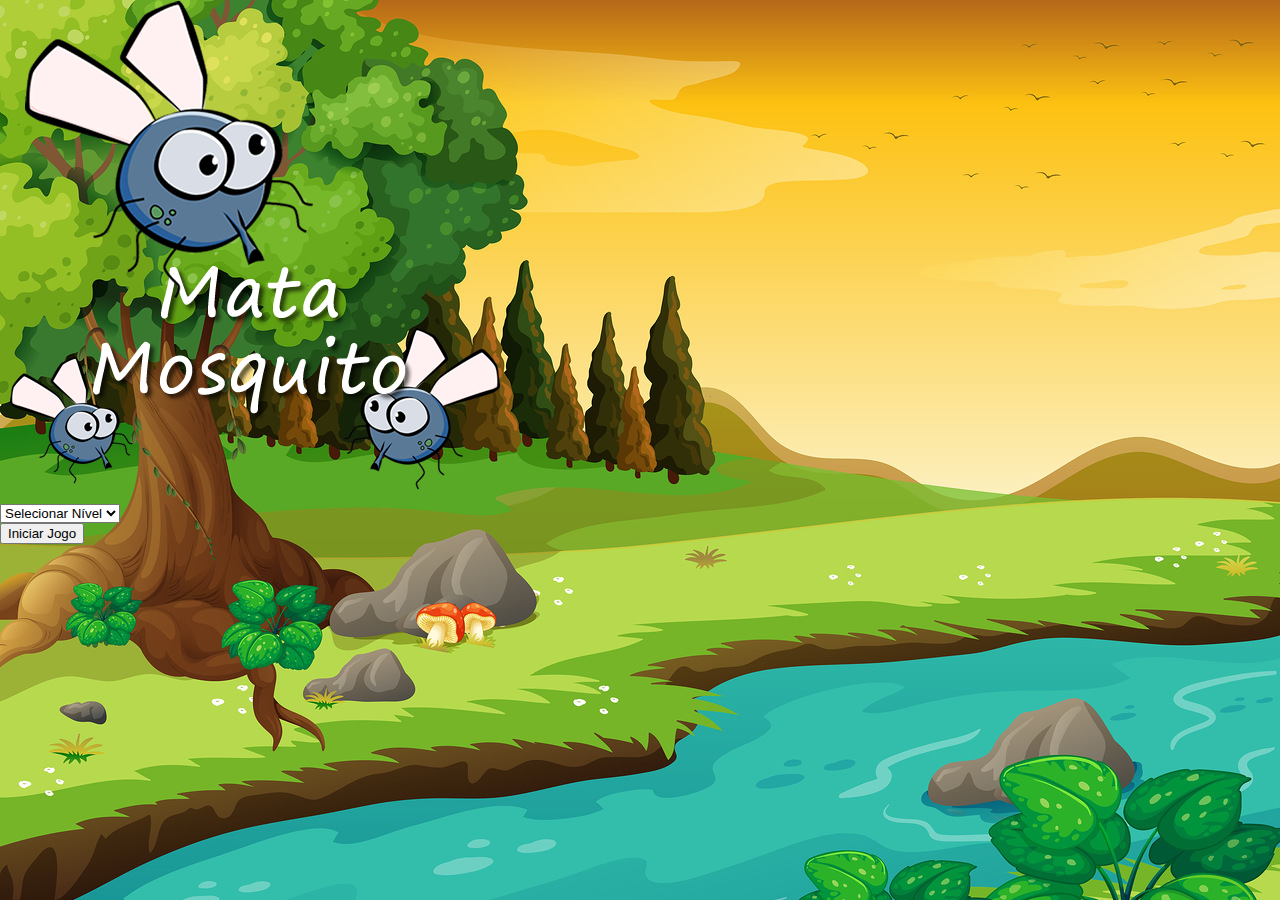
<file: app_2/index.html>
<!DOCTYPE html>
<html lang="en">
    <head>
    <link href="https://cdn.jsdelivr.net/npm/bootstrap@5.3.2/dist/css/bootstrap.min.css" rel="stylesheet" integrity="sha384-T3c6CoIi6uLrA9TneNEoa7RxnatzjcDSCmG1MXxSR1GAsXEV/Dwwykc2MPK8M2HN" crossorigin="anonymous">
    
    <title>Mata Mosquito - Início</title>
    <meta charset="UTF-8"/>
    <link rel="stylesheet" href="estilo.css">

    <script>
        
        function iniciarJogo(){
            var nivel = document.getElementById('nivel').value
    
        if (nivel === ''){
            alert('Selecione um nível para iniciar o jogo')
            return false
        }
        window.location.href="app.html?" + nivel
    }

    function atribuiClasseSelect(){
        var select = document.getElementById('nivel');
        var value = select.options[select.selectedIndex].text;

        if(value === "Chupetão"){
        document.getElementById('nivel').className = "form-control chupetaOpcao";
        console.log(document.getElementById('nivel').className)
        }

        console.log(value)
    }

    </script>

    </head>
    <body>

    <div class="container">
        <div class="row">
                <div class="col">
                  <div class="d-flex justify-content-center">
                    <div class="logo">
                        <img style="height: 100%;" src="imagens/game.png">
                    </div>
                  </div>  
                </div>
            </div>
        </div>
    </div>

    
    <div class="row">
        <div class="col">
            <div class="d-flex justify-content-center">
                <div class="mb-2">
                    <select id="nivel" onchange="atribuiClasseSelect()" class="form-control">
                        <option value="">Selecionar Nível</option>
                        <option value="normal">Normal</option>
                        <option value="dificil">Difícil</option>
                        <option class="chupetaOpcao" value="chupetao">Chupetão</option>
                    </select>
                </div>
            </div>
        </div>
    </div>


    <div class="row">
        <div class="col">
          <div class="d-flex justify-content-center">
            <button type="button" class="btn btn-primary btn-lg" onclick="iniciarJogo()" >Iniciar Jogo</button>
          </div>  
        </div>
    </div>

    </body>
</html>
</file>
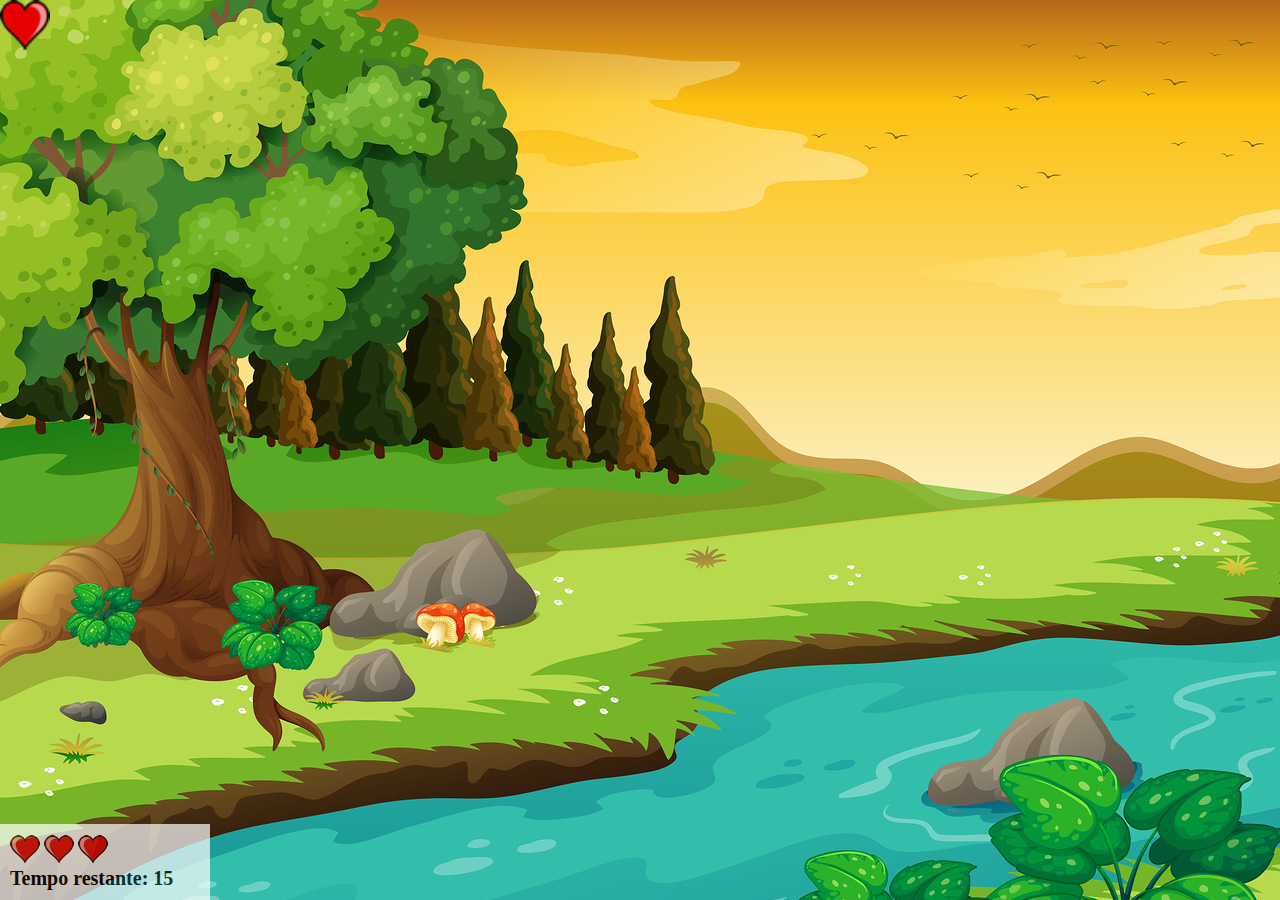
<file: app_2/app.html>
<!DOCTYPE html>
<html lang="en">
<head>
    <meta charset="UTF-8">
    <meta name="viewport" content="width=device-width, initial-scale=1.0">
    <title>Document</title>
    <link rel="stylesheet" href="estilo.css"/>
    <script src="jogo.js"></script>

</head>
<body onresize="ajustaTamanhoPalcoJogo()">

    <div class="painel">
        <div class="vidas">
            <img id="v1" src="imagens/coracao_cheio.png">
            <img id="v2" src="imagens/coracao_cheio.png">
            <img id="v3" src="imagens/coracao_cheio.png">
        </div>

        <div class="cronometro">Tempo restante: <span id="cronometro"></span></div>
    </div>

    <script>
        document.getElementById('cronometro').innerHTML = tempo

        posicaoRandomica() //Criar função para adicionar imagem e mais tarde cachorro chupetão?

        var criaMosquito = setInterval(function(){
            posicaoRandomica()
    }, criaMosquitoTempo)
    </script>

</body>
</html>
</file>
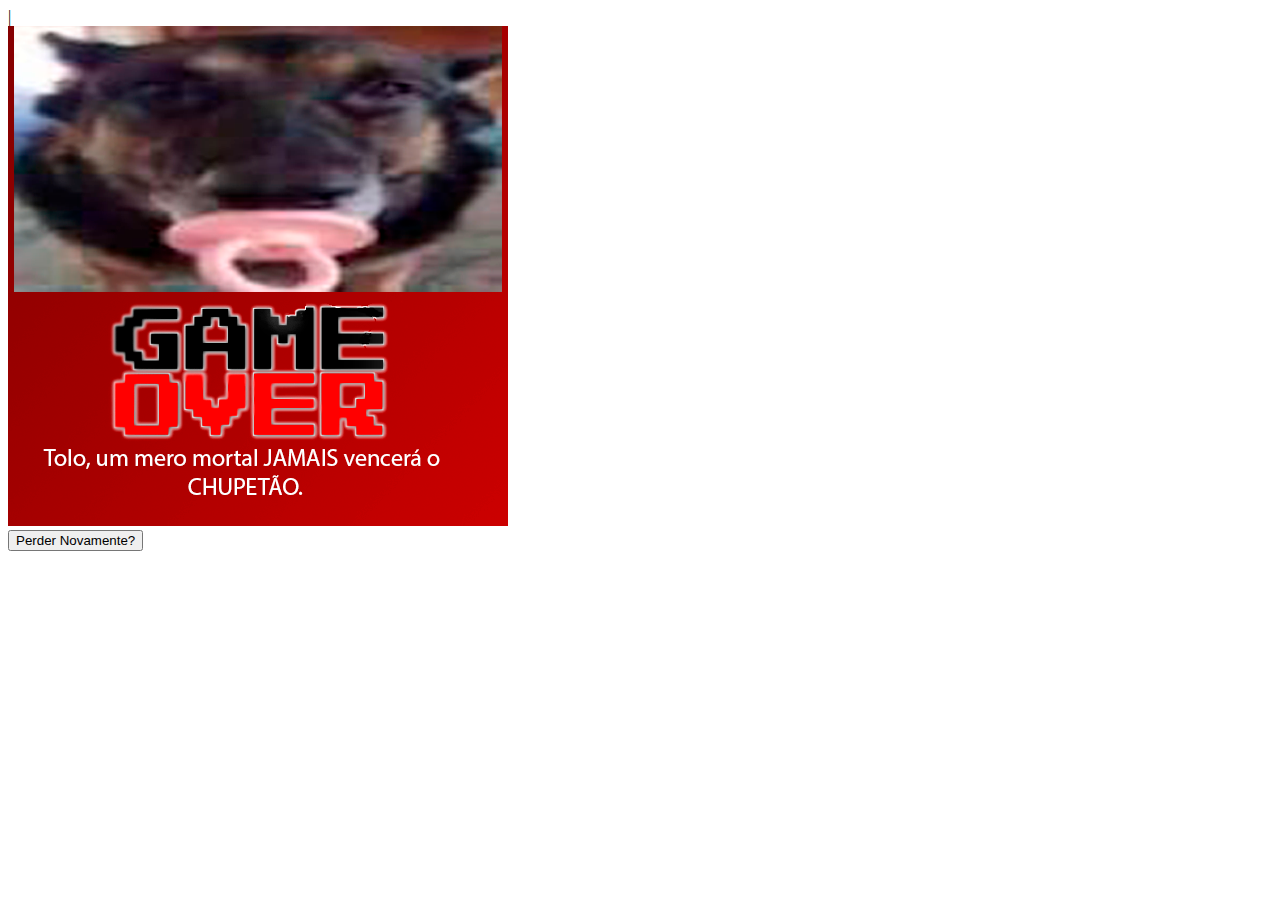
<file: app_2/chupetao.html>
<!DOCTYPE html>
<html lang="en">
    <head>
    <link href="https://cdn.jsdelivr.net/npm/bootstrap@5.3.2/dist/css/bootstrap.min.css" rel="stylesheet" integrity="sha384-T3c6CoIi6uLrA9TneNEoa7RxnatzjcDSCmG1MXxSR1GAsXEV/Dwwykc2MPK8M2HN" crossorigin="anonymous">

    <link rel="stylesheet">
    <meta charset="UTF-8"/>
    <title>JULGAMENTO</title>

    </head>
    <body style="background-image:url(https://cdn1.epicgames.com/ue/product/Screenshot/Untitled-1-1920x1080-40d871ba3129e359aaab454149e03063.jpg?resize=1&w=1920) ;
        overflow: hidden;">

    <div class="container">
        <div class="row">
                <div class="col">|
                  <div class="d-flex justify-content-center">
                    <img src="imagens/game_over_chupetao.png">
                  </div>  
                </div>
            </div>
        </div>
    </div>

    <div class="row">
        <div class="col">
          <div class="d-flex justify-content-center">
            <button type="button" class="btn btn-dark btn-lg" onclick="window.location.href = 'index.html' ">Perder Novamente?</button>
          </div>  
        </div>
    </div>

    </body>
</html>
</file>
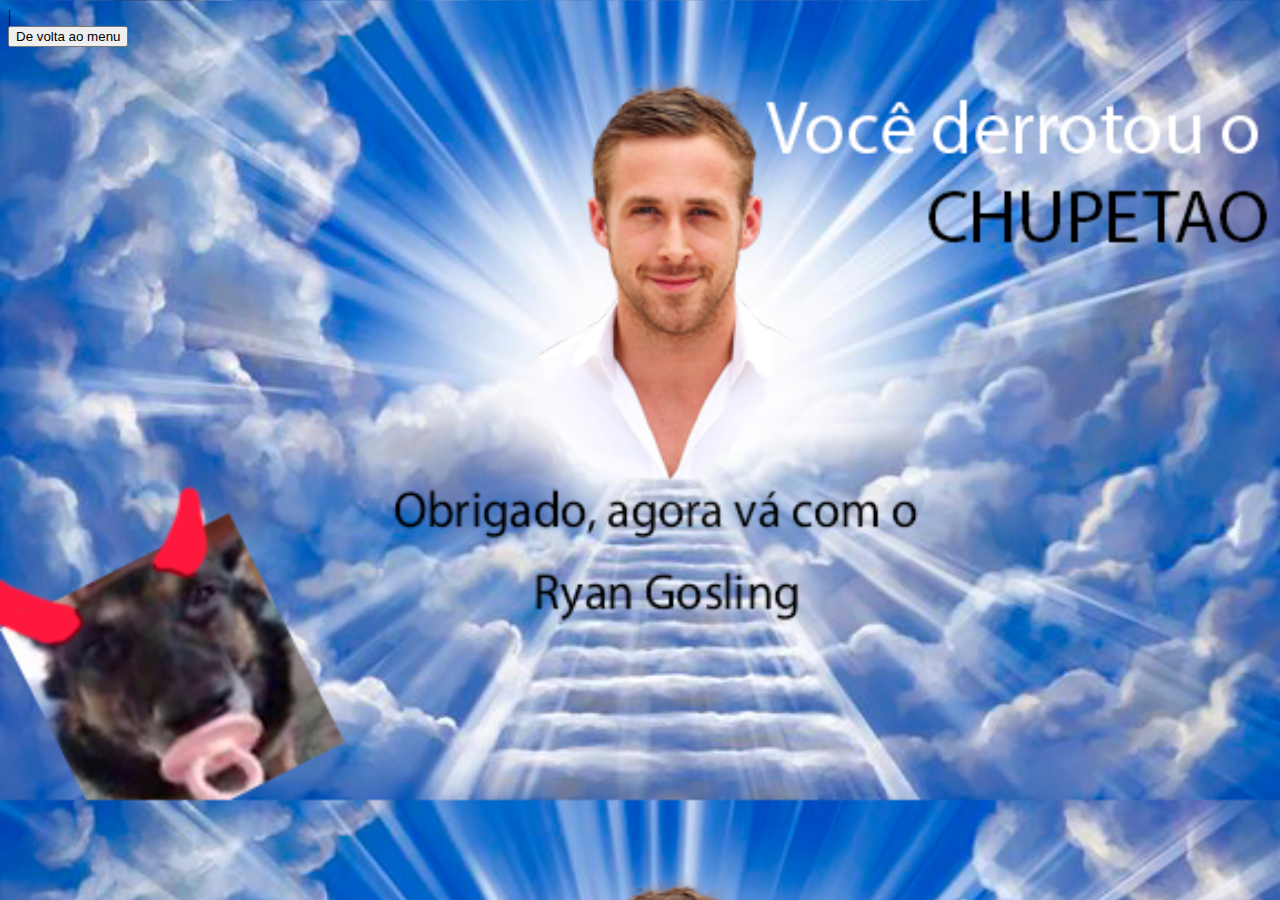
<file: app_2/chupetao_vitoria.html>
<!DOCTYPE html>
<html lang="en">
    <head>
    <link href="https://cdn.jsdelivr.net/npm/bootstrap@5.3.2/dist/css/bootstrap.min.css" rel="stylesheet" integrity="sha384-T3c6CoIi6uLrA9TneNEoa7RxnatzjcDSCmG1MXxSR1GAsXEV/Dwwykc2MPK8M2HN" crossorigin="anonymous">

    <link rel="stylesheet">
    <meta charset="UTF-8"/>
    <title>JULGAMENTO</title>

    </head>
    <body style="background-image:url(imagens/chupetao_vitoria.png) ;
        overflow: hidden;
        background-size: 100%;">

    <div class="container">
        <div class="row">
                <div class="col">|
                  <div class="d-flex justify-content-center">
                    
                  </div>  
                </div>
            </div>
        </div>
    </div>

    <div class="row">
        <div class="col">
          <div class="d-flex justify-content-center">
            <button type="button" class="btn btn-dark btn-lg" onclick="window.location.href = 'index.html' ">De volta ao menu</button>
          </div>  
        </div>
    </div>

    </body>
</html>
</file>
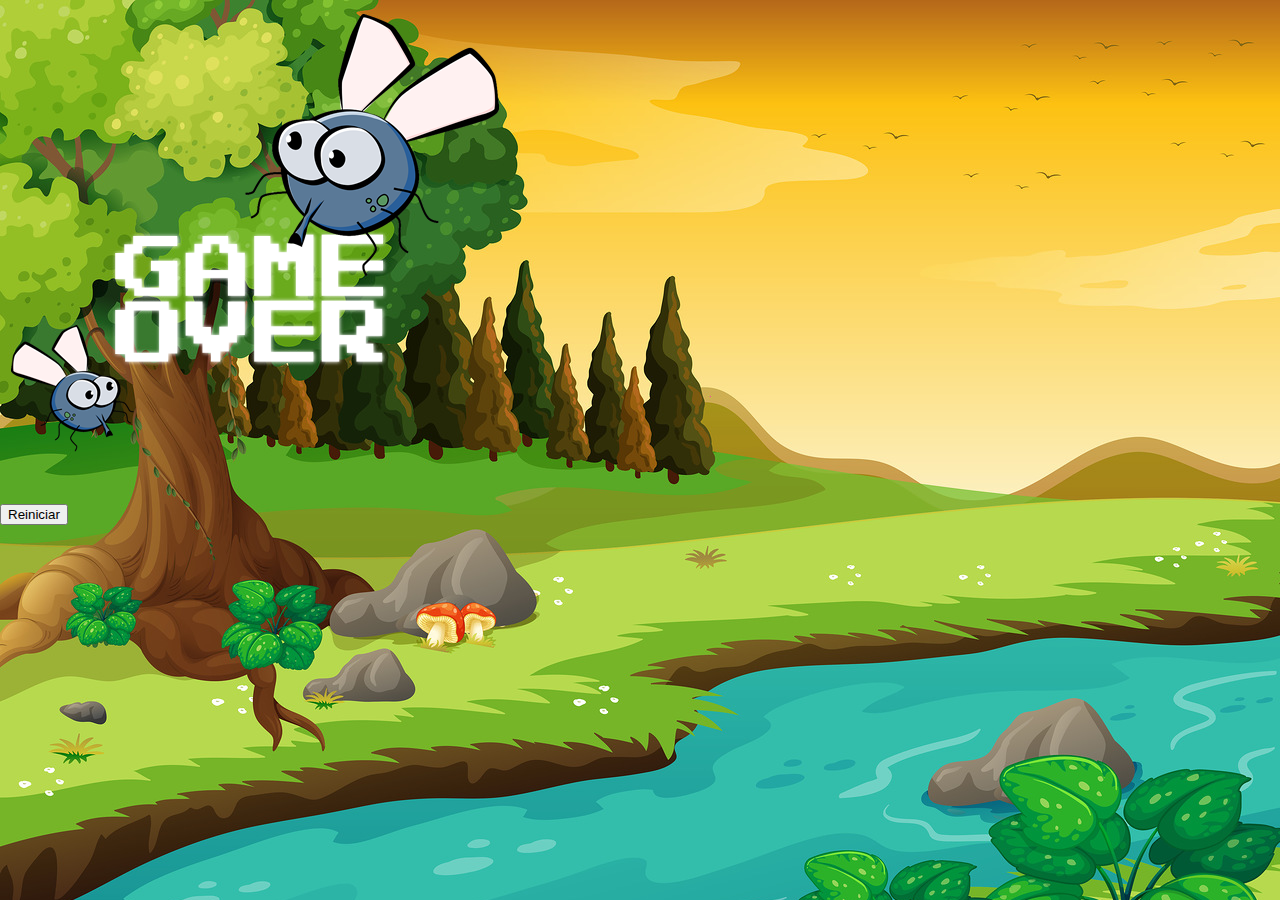
<file: app_2/fim_de_jogo.html>
<!DOCTYPE html>
<html lang="en">
    <head>
    <link href="https://cdn.jsdelivr.net/npm/bootstrap@5.3.2/dist/css/bootstrap.min.css" rel="stylesheet" integrity="sha384-T3c6CoIi6uLrA9TneNEoa7RxnatzjcDSCmG1MXxSR1GAsXEV/Dwwykc2MPK8M2HN" crossorigin="anonymous">

    <link rel="stylesheet" href="estilo.css">
    <meta charset="UTF-8"/>
    <title></title>
    </head>
    <body>

    <div class="container">
        <div class="row">
                <div class="col">
                  <div class="d-flex justify-content-center">
                    <img src="imagens/game_over.png">
                  </div>  
                </div>
            </div>
        </div>
    </div>

    <div class="row">
        <div class="col">
          <div class="d-flex justify-content-center">
            <button type="button" class="btn btn-danger btn-lg" onclick="window.location.href = 'index.html' ">Reiniciar</button>
          </div>  
        </div>
    </div>

    </body>
</html>
</file>
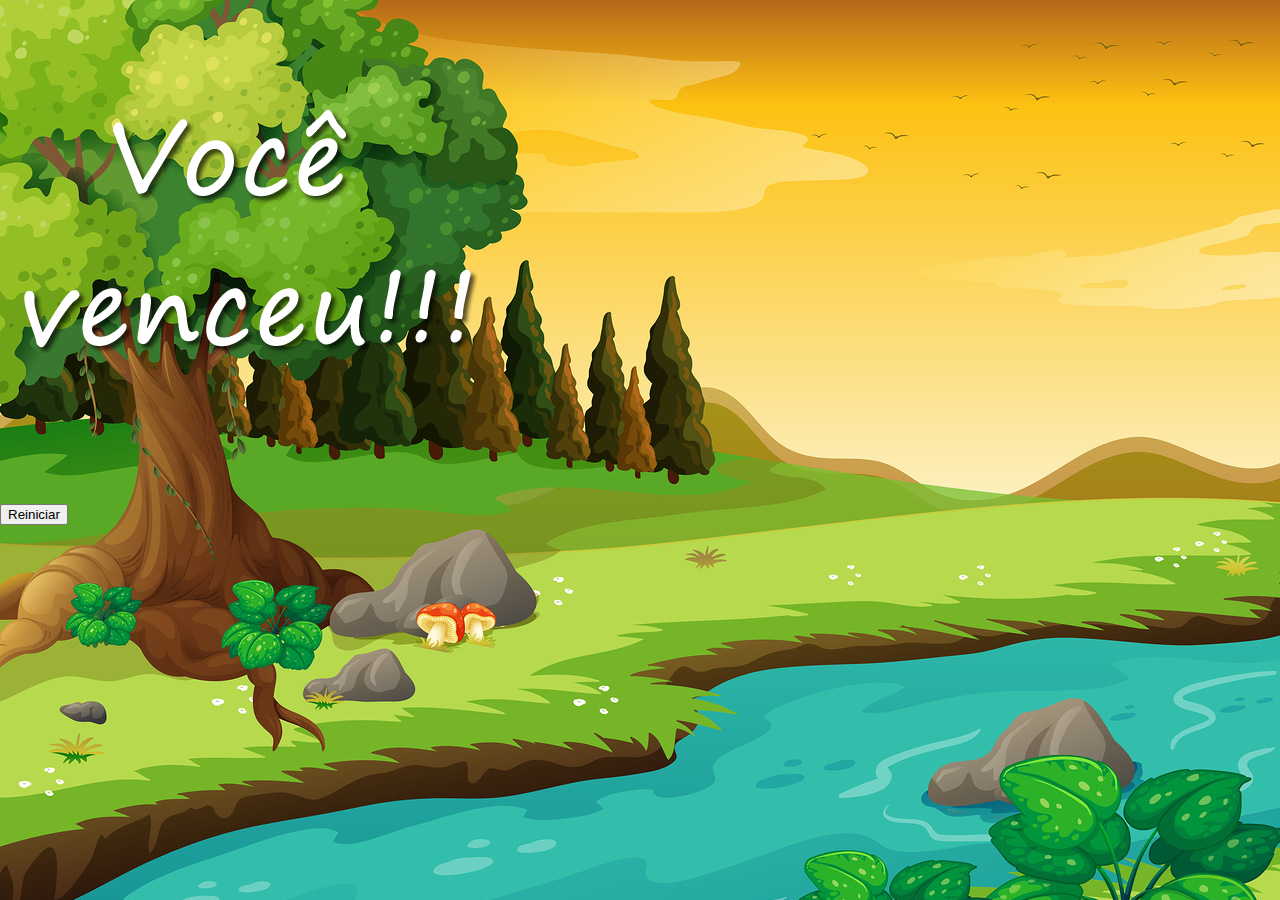
<file: app_2/vitoria.html>
<!DOCTYPE html>
<html lang="en">
    <head>
    <link href="https://cdn.jsdelivr.net/npm/bootstrap@5.3.2/dist/css/bootstrap.min.css" rel="stylesheet" integrity="sha384-T3c6CoIi6uLrA9TneNEoa7RxnatzjcDSCmG1MXxSR1GAsXEV/Dwwykc2MPK8M2HN" crossorigin="anonymous">

    <link rel="stylesheet" href="estilo.css">
    <title></title>
    </head>
    <body>

    <div class="container">
        <div class="row">
                <div class="col">
                  <div class="d-flex justify-content-center">
                      <img src="imagens/vitoria.png">
                  </div>  
                </div>
            </div>
        </div>
    </div>

    <div class="row">
        <div class="col">
          <div class="d-flex justify-content-center">
            <button type="button" class="btn btn-danger btn-lg" onclick="window.location.href = 'index.html' ">Reiniciar</button>
          </div>  
        </div>
    </div>

    </body>
</html>
</file>
<file: app_2/estilo.css>
html {
    cursor: url(imagens/mata_mosca.png) 30 30, auto;
}

@font-face {
    font-family: 'WhoAsksSatan';
    src: url(who\ asks\ satan.ttf) format('truetype');
}

html, body{
    background-image: url(imagens/bg.jpg);
    background-repeat: no-repeat;   
    background-size: 100%;
    margin:0;
    overflow:hidden;
}


.chupetaOpcao{
    font-family:'WhoAsksSatan';
    font-size: large;
    color: #873e23;
}

.mosquito1{
    width: 50px;
    height: 50px;
}

.mosquito2{
    width: 70px;
    height: 70px;
}

.mosquito3{
    width: 90px;
    height: 90px;
}

.ladoA {
    transform: scaleX(1);
}

.ladoB {
transform: scaleX(-1)
}

.painel{
    position:absolute;
    width:190px;
    padding: 10px;
    left: 0px;
    bottom:0px;
    border-top:solid 1px #fff;
    background-color: #fff;
    opacity: 0.7;
}

.vidas{
    float:left;
}

.cronometro{
    float:left;
    font-size:20px;
    font-weight:bold;
}
</file>
